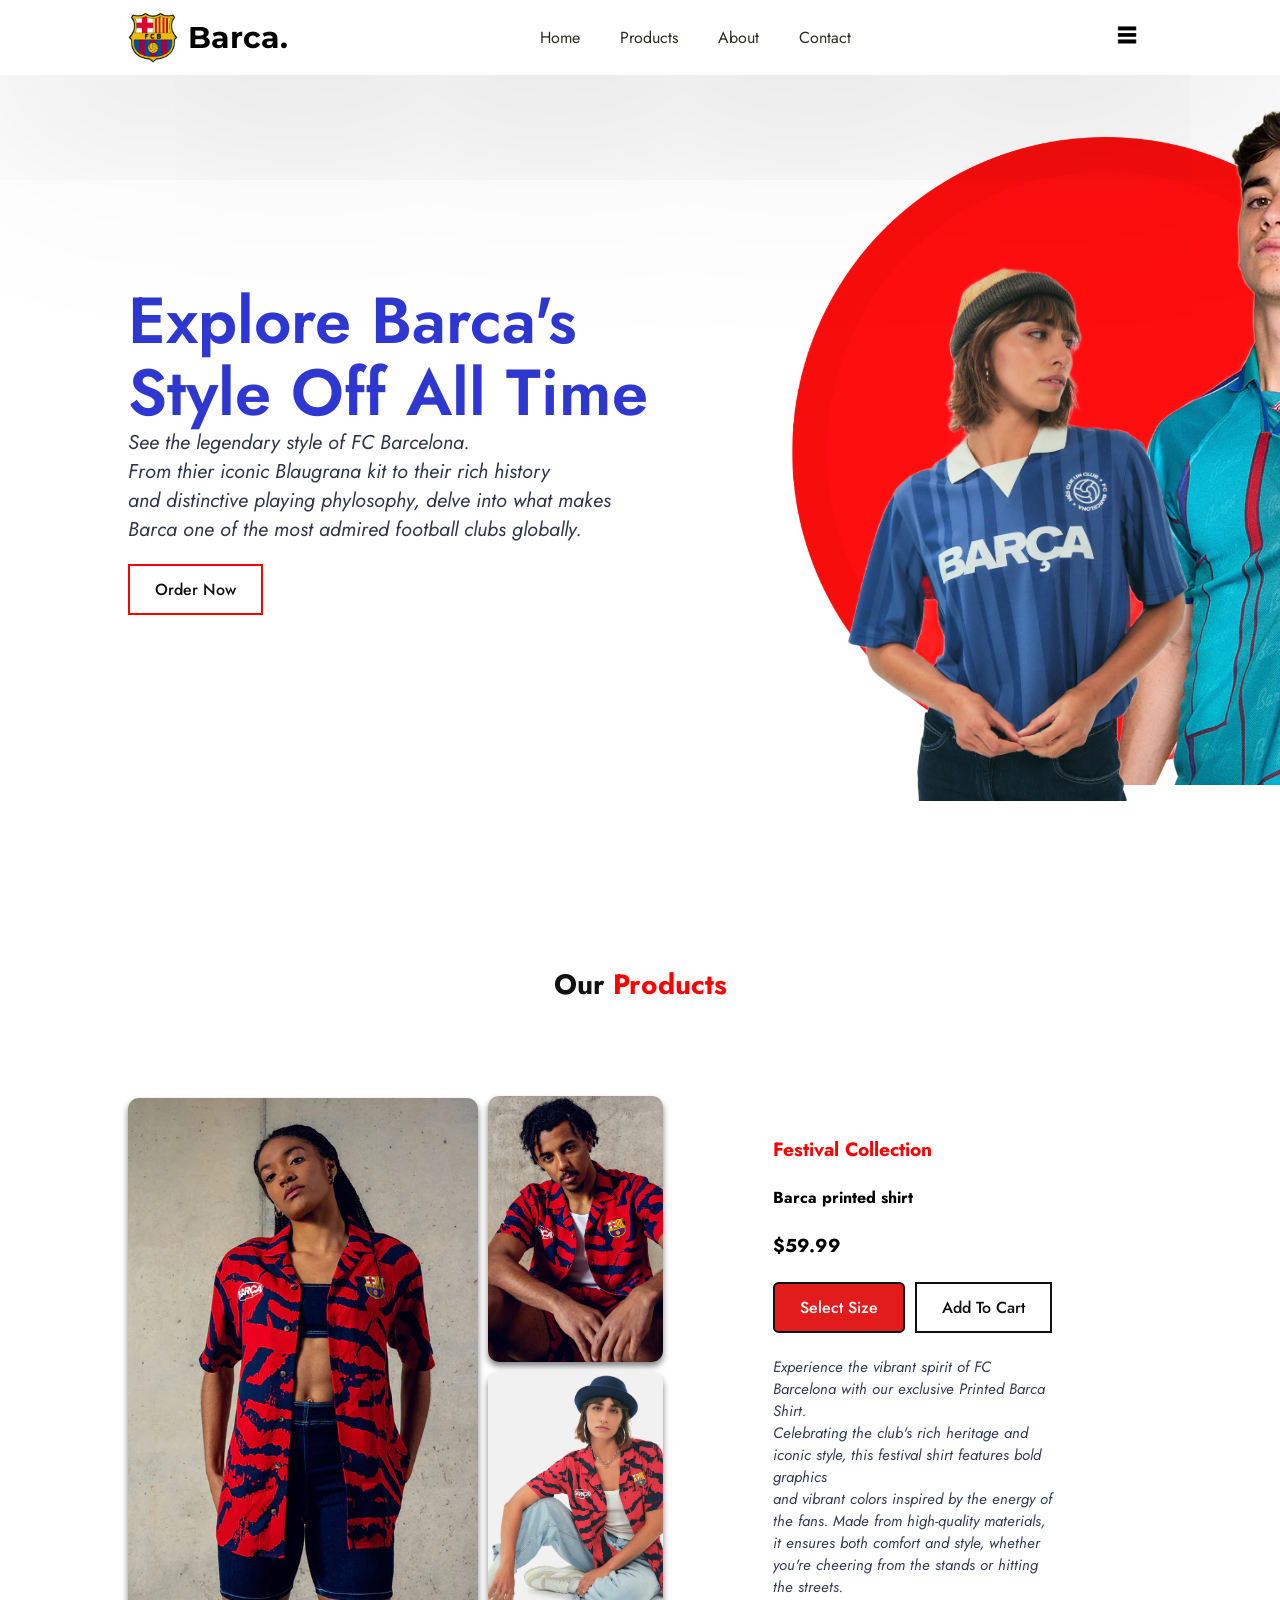
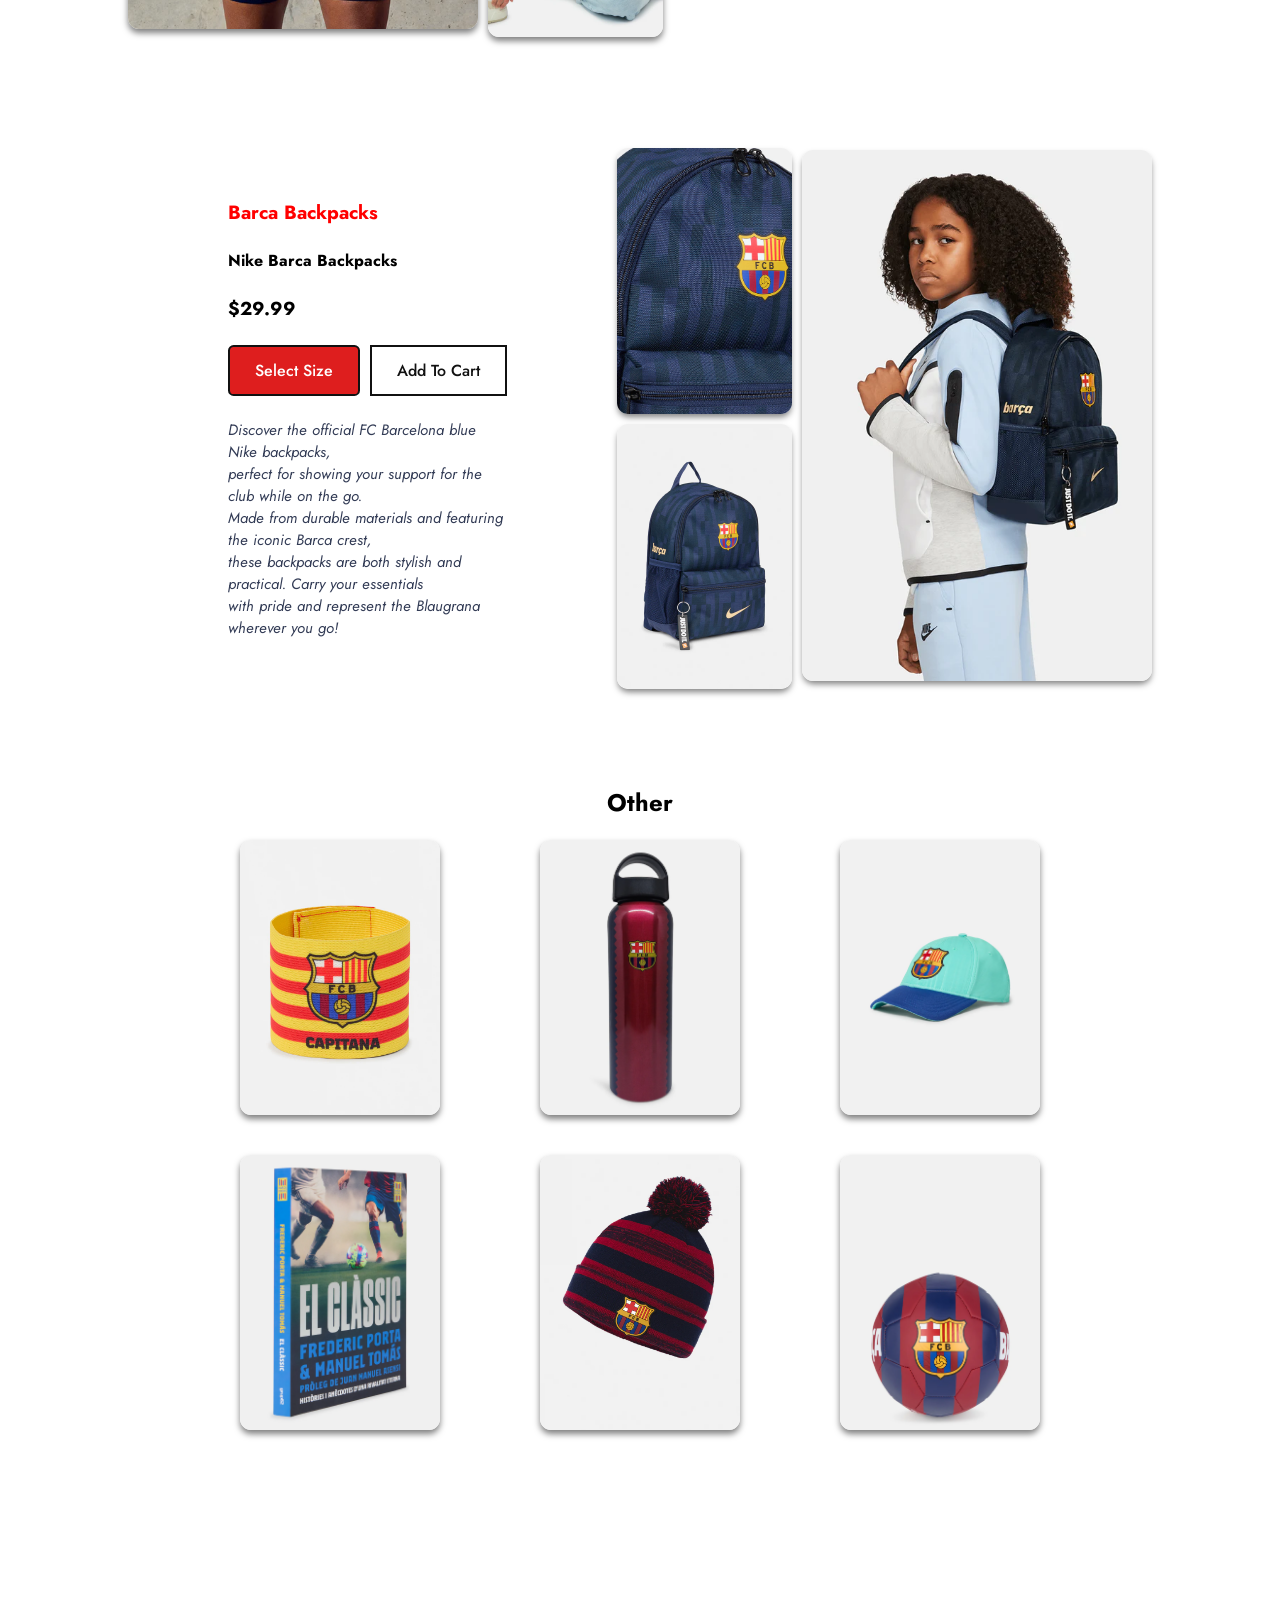
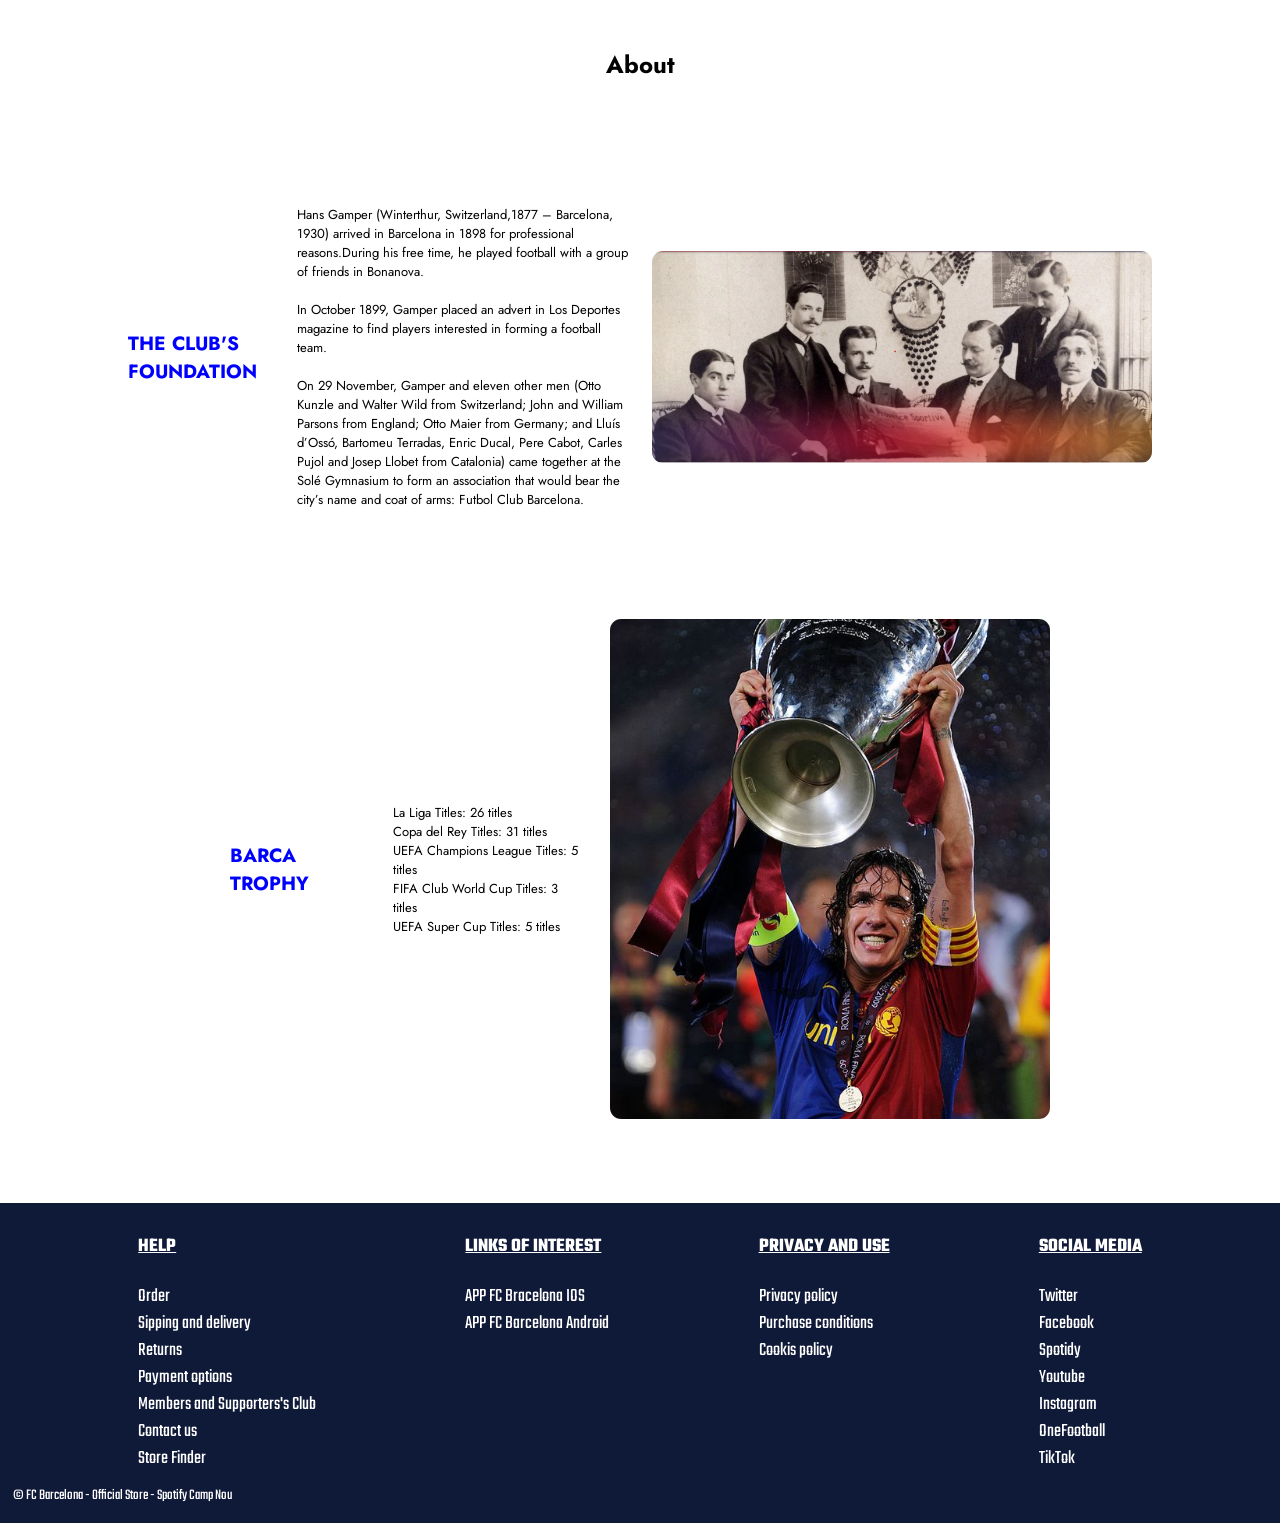
<file: index.html>
<!DOCTYPE html>
<html lang="en">
  <head>
    <meta charset="UTF-8" />
    <meta name="viewport" content="width=device-width, initial-scale=1.0" />
    <title>Barca.com</title>
    <link rel="stylesheet" href="assets/css/styles.css" />
  </head>
  <body>
    <nav>
      <div class="logo">
        <img src="assets/images/logo.jpg" alt="logo" />
        <h1>Barca.</h1>
      </div>
      <ul class="navigation">
        <li><a href="#1">home</a></li>
        <li><a href="#2">products</a></li>
        <li><a href="#3">about</a></li>
        <li><a href="#4">contact</a></li>
      </ul>
      <div class="menu">
        <img src="assets/images/menu.jpg" alt="menu" />
      </div>
    </nav>

    <section class="home_content" id="1">
      <div class="text">
        <h1>Explore Barca's <br />style off All Time</h1>
        <p>
          See the legendary style of FC Barcelona. <br />
          From thier iconic Blaugrana kit to their rich history <br />and
          distinctive playing phylosophy, delve into what makes <br />
          Barca one of the most admired football clubs globally.
        </p>
        <div class="order_button">Order Now</div>
      </div>
    </section>

    <section class="our products" id="2">
      <div class="products_content">
        <h2>Our <span>Products</span></h2>
      </div>
      <div class="first_sale">
        <div class="shirt1">
          <img src="assets/images/shirtred1.webp" alt="shirt1" />
        </div>
        <div class="shirt2">
          <img src="assets/images/shirtred2.webp" alt="shirt2" />
          <img src="assets/images/shirtred3.webp" alt="shirt3" />
        </div>
        <div class="price_shirt">
          <h5>Festival Collection</h5>
          <br />
          <h4>Barca printed shirt</h4>
          <br />
          <h3>$59.99</h3>
          <br />
          <div class="select_size">
            <div class="select_button">Select Size</div>
            <div class="add_button">Add to cart</div>
          </div>
          <br />
          <p>
            Experience the vibrant spirit of FC Barcelona with our exclusive
            Printed Barca Shirt. <br />
            Celebrating the club's rich heritage and iconic style, this festival
            shirt features bold graphics <br />
            and vibrant colors inspired by the energy of the fans. Made from
            high-quality materials,<br />
            it ensures both comfort and style, whether you're cheering from the
            stands or hitting the streets.
          </p>
        </div>
      </div>
      <div class="second_sale">
        <div class="price_backpacks">
          <h5>Barca Backpacks</h5>
          <br />
          <h4>Nike Barca Backpacks</h4>
          <br />
          <h3>$29.99</h3>
          <br />
          <div class="select_size">
            <div class="select_button">Select Size</div>
            <div class="add_button">Add to cart</div>
          </div>
          <br />
          <p>
            Discover the official FC Barcelona blue Nike backpacks,<br />
            perfect for showing your support for the club while on the go.
            <br />
            Made from durable materials and featuring the iconic Barca crest,<br />
            these backpacks are both stylish and practical. Carry your
            essentials <br />
            with pride and represent the Blaugrana wherever you go!
          </p>
        </div>
          <div class="backpacks">
            <img src="assets/images/backpacks3.webp" alt="backpacks3" />
            <img src="assets/images/backpacks2.webp" alt="backpacks2" />
          </div>
          <div class="backpacks0">
            <img src="assets/images/backpacks1.webp" alt="backpacks1" />
          </div>
        </div>
      <br />
      <br />
      <div class="other_sale">
        <h2>Other</h2>
        <div class="sale1">
          <img src="assets/images/pic1.webp" alt="pic1" />
          <img src="assets/images/pic2.webp" alt="pic2" />
          <img src="assets/images/pic3.webp" alt="pic3" />
        </div>
        <div class="sale2">
          <img src="assets/images/pic4.webp" alt="pic4" />
          <img src="assets/images/pic5.webp" alt="pic5" />
          <img src="assets/images/pic6.webp" alt="pic6" />
        </div>
      </div>
    </section>
    <br />
    <br />
    <br />

    <section class="about" id="3">
      <h2>About</h2>
      <div class="about_content">
        <br />
        <div class="barca_fundation">
          <h5>THE CLUB'S FOUNDATION</h5> <br>
          <p>
            Hans Gamper (Winterthur, Switzerland,1877 – Barcelona, 1930) arrived
            in Barcelona in 1898 for professional reasons.During his free time,
            he played football with a group of friends in Bonanova. <br />
            <br />
            In October 1899, Gamper placed an advert in Los Deportes magazine to
            find players interested in forming a football team. <br /><br />
            On 29 November, Gamper and eleven other men (Otto Kunzle and Walter
            Wild from Switzerland; John and William Parsons from England; Otto
            Maier from Germany; and Lluís d’Ossó, Bartomeu Terradas, Enric
            Ducal, Pere Cabot, Carles Pujol and Josep Llobet from Catalonia)
            came together at the Solé Gymnasium to form an association that
            would bear the city’s name and coat of arms: Futbol Club Barcelona.
          </p>
          <img src="assets/images/foundation.jpg" alt="background4" />
        </div>
        <div class="trophy">
          <h5>BARCA TROPHY</h5>
          <p>
            La Liga Titles: 26 titles <br />
            Copa del Rey Titles: 31 titles <br />
            UEFA Champions League Titles: 5 titles <br />
            FIFA Club World Cup Titles: 3 titles <br />
            UEFA Super Cup Titles: 5 titles
          </p>
          <img src="assets/images/trophy.jpg" alt="trophy" />
        </div>
      </div>
    </section>
    <section class="footer" id="4">
      <div class="list">
        <div class="help">
          <h5>HELP</h5>
          <br />
          <ul>
            <li><a href="#">Order</a></li>
            <li><a href="#">Sipping and delivery</a></li>
            <li><a href="#">Returns</a></li>
            <li><a href="#">Payment options</a></li>
            <li><a href="#">Members and Supporters's Club</a></li>
            <li><a href="#">Contact us</a></li>
            <li><a href="#">Store Finder</a></li>
          </ul>
        </div>
        <div class="interest">
          <h5>LINKS OF INTEREST</h5>
          <br />
          <li><a href="#">APP FC Bracelona IOS</a></li>
          <li><a href="#">APP FC Barcelona Android</a></li>
        </div>
        <div class="privacy">
          <h5>PRIVACY AND USE</h5>
          <br />
          <li><a href="#">Privacy policy</a></li>
          <li><a href="#">Purchase conditions</a></li>
          <li><a href="#">Cookis policy</a></li>
        </div>
        <div class="social_media">
          <h5>SOCIAL MEDIA</h5>
          <br />
          <li><a href="#">Twitter</a></li>
          <li><a href="#">Facebook</a></li>
          <li><a href="#">Spotidy</a></li>
          <li><a href="#">Youtube</a></li>
          <li><a href="#">Instagram</a></li>
          <li><a href="#">OneFootball</a></li>
          <li><a href="#">TikTok</a></li>
        </div>
      </div>
      <div class="partner">
        <span>© FC Barcelona - Official Store - Spotify Camp Nou</span>
      </div>
    </section>
  </body>
</html>
</file>
<file: assets/css/styles.css>
@import url("https://fonts.googleapis.com/css2?family=Jost:ital,wght@0,100..900;1,100..900&display=swap");
@import url("https://fonts.googleapis.com/css2?family=Jost:ital,wght@0,100..900;1,100..900&family=Montserrat:ital,wght@0,100..900;1,100..900&display=swap");
@import url("https://fonts.googleapis.com/css2?family=Teko:wght@300..700&display=swap");

* {
  margin: 0;
  padding: 0;
  box-sizing: border-box;
  font-family: "Jost", sans-serif;
  scroll-behavior: smooth;
  transition: all 0.42s ease;
}

nav {
  display: flex;
  flex-direction: row;
  align-items: center;
  justify-content: space-between;
  width: 100%;
  height: 75px;
  position: fixed;
  padding: 20px 10%;
  background-color: white;
  box-shadow: 0 5px 100vh rgba(0, 0, 0, 0.335);
  z-index: 10000;
  position: fixed;
}

.logo {
  display: flex;
  flex-direction: row;
  align-items: center;
  gap: 10px;
}

.logo h1 {
  font-size: 30px;
  font-family: "montserrat", sans-serif;
}
.logo img {
  width: 50px;
}

.navigation {
  display: flex;
  flex-direction: row;
  justify-content: space-between;
  align-items: center;
  list-style-type: none;
}

.navigation a {
  color: #2c2c22;
  font-size: 16px;
  text-transform: capitalize;
  padding: 10px 20px;
  font-weight: 400;
  transition: all 0.42s ease;
  text-decoration: none;
}

.navigation a:hover {
  color: red;
}

.menu img {
  width: 50px;
  cursor: pointer;
  align-items: baseline;
}

section {
  padding: 5% 10%;
}

.home_content {
  width: 100%;
  height: 100vh;
  background-image: url(../images/back1.jpg);
  display: grid;
  align-items: center;
  object-fit: cover;
}

.text h1 {
  color: rgb(47, 55, 209);
  font-size: 65px;
  text-transform: capitalize;
  line-height: 1.1;
  font-weight: 600;
  margin: 6px 0 10 px;
}

.text p {
  color: #2f364b;
  font-size: 20px;
  font-style: italic;
  margin-bottom: 20px;
}

.text .order_button {
  display: inline-block;
  color: #111;
  font-size: 16px;
  font-weight: 500;
  text-transform: capitalize;
  border: 2px solid #ff0000;
  padding: 12px 25px;
  transition: all 0.42s ease;
  cursor: pointer;
}

.text .order_button:hover {
  background-color: rgb(0, 0, 0);
  color: white;
}

.our_products {
  display: flex;
  flex-direction: column;
}

.products_content h2 {
  color: #111;
  font-size: 28px;
  text-transform: capitalize;
  text-align: center;
  margin-bottom: 30px;
}

.products_content h2 span {
  color: red;
}

.first_sale {
  display: flex;
  flex-direction: row;
  gap: 10px;
  justify-self: space-between;
  align-items: center;
}

.first_sale .shirt2 {
  display: flex;
  flex-direction: column;
  justify-content: space-between;
  align-items: center;
  gap: 10px;
}

.first_sale:hover .shirt2 {
  transition: transform 0.42s ease;
}

.first_sale .shirt2 img {
  width: 175px;
  border-radius: 1cap;
  box-shadow: 0 4px 6px rgba(0, 0, 0, 0.5);
  cursor: pointer;
}

.shirt2 img:hover {
  transform: scale(1.1);
  box-shadow: 0 4px 6px rgba(0, 0, 0, 0.5);
  cursor: pointer;
  transition: transform 0.42s ease;
}

.first_sale .shirt1 img {
  width: 350px;
  border-radius: 1cap;
  box-shadow: 0 4px 6px rgba(0, 0, 0, 0.5);
  cursor: pointer;
}
.shirt1 img:hover {
  transform: scale(1.1);
  transition: transform 0.42s ease;
  box-shadow: 0 4px 70px -1px rgba(0, 0, 0, 0.5);
}

.price_shirt {
  padding: 100px;
}

.price_shirt h5 {
  color: red;
  font-size: larger;
}

.price_shirt .select_size {
  display: flex;
  flex-direction: row;
  gap: 10px;
  align-items: center;
}

.price_shirt .select_size .select_button {
  display: inline-block;
  color: #ffffff;
  font-size: 16px;
  font-weight: 500;
  text-transform: capitalize;
  border: 2px solid #111;
  border-radius: 0.5cap;
  background-color: rgb(226, 28, 28);
  padding: 12px 25px;
  transition: all 0.42s ease;
  cursor: pointer;
}

.price_shirt .select_size .add_button {
  display: inline-block;
  color: #111;
  font-size: 16px;
  font-weight: 500;
  text-transform: capitalize;
  border: 2px solid #111;
  padding: 12px 25px;
  transition: all 0.42s ease;
  cursor: pointer;
}

.price_shirt .select_size .select_button:hover {
  background-color: black;
  color: white;
}

.price_shirt .select_size .add_button:hover {
  background-color: black;
  color: white;
}

.price_shirt p {
  color: #333c56;
  font-size: 15px;
  font-style: italic;
}

.second_sale {
  display: flex;
  flex-direction: row;
  gap: 10px;
  justify-self: space-between;
  align-items: center;
}

.backpacks {
  display: flex;
  flex-direction: column;
  justify-content: space-between;
  align-items: center;
  gap: 10px;
}

.backpacks img {
  width: 175px;
  border-radius: 1cap;
  box-shadow: 0 4px 6px rgba(0, 0, 0, 0.5);
  cursor: pointer;
  box-shadow: 0 4px 6px -1px rgba(0, 0, 0, 0.5);
}
.backpacks img:hover {
  transform: scale(1.1);
  transition: transform 0.42s ease;
  box-shadow: 0 4px 70px -1px rgba(0, 0, 0, 0.5);
}

.backpacks0 img {
  width: 350px;
  border-radius: 1cap;
  box-shadow: 0 4px 6px rgba(0, 0, 0, 0.5);
  cursor: pointer;
  box-shadow: 0 4px 6px -1px rgba(0, 0, 0, 0.5);
}
.backpacks0 img:hover {
  transform: scale(1.1);
  transition: transform 0.42s ease;
  box-shadow: 0 4px 70px -1px rgba(0, 0, 0, 0.5);
}

.price_backpacks {
  padding: 100px;
}

.price_backpacks h5 {
  color: red;
  font-size: larger;
}

.price_backpacks .select_size {
  display: flex;
  flex-direction: row;
  gap: 10px;
  align-items: center;
}

.price_backpacks .select_size .select_button {
  display: inline-block;
  color: #ffffff;
  font-size: 16px;
  font-weight: 500;
  text-transform: capitalize;
  border: 2px solid #111;
  border-radius: 0.5cap;
  background-color: rgb(222, 30, 30);
  padding: 12px 25px;
  transition: all 0.42s ease;
  cursor: pointer;
}

.price_backpacks .select_size .add_button {
  display: inline-block;
  color: #111;
  font-size: 16px;
  font-weight: 500;
  text-transform: capitalize;
  border: 2px solid #111;
  padding: 12px 25px;
  transition: all 0.42s ease;
  cursor: pointer;
}

.price_backpacks .select_size .select_button:hover {
  background-color: black;
  color: white;
}

.price_backpacks .select_size .add_button:hover {
  background-color: black;
  color: white;
}

.price_backpacks p {
  color: #333c56;
  font-size: 15px;
  font-style: italic;
}

.other_sale {
  display: flex;
  flex-direction: column;
  justify-content: space-between;
  align-items: center;
}

.other_sale .sale1 {
  display: flex;
  flex: wrap;
  flex-direction: row;
  gap: 100px;
  padding: 20px 10%;
  justify-self: space-between;
  align-items: center;
}

.other_sale .sale1 img {
  width: 200px;
  height: 275px;
  object-fit: cover;
  border-radius: 1cap;
  cursor: pointer;
  box-shadow: 0 4px 6px rgba(0, 0, 0, 0.5);
}

.other_sale .sale1 img:hover {
  transform: scale(1.1);
  box-shadow: 0 4px 6px rgba;
  transition: all 0.42s;
}

.other_sale .sale2 {
  display: flex;
  flex-direction: row;
  gap: 100px;
  padding: 20px 10%;
  justify-self: space-between;
  align-items: center;
}

.other_sale .sale2 img {
  width: 200px;
  height: 275px;
  object-fit: cover;
  border-radius: 1cap;
  box-shadow: 0 4px 6px rgba(0, 0, 0, 0.5);
  cursor: pointer;
}

.other_sale .sale2 img:hover {
  transform: scale(1.1) rotateY(10deg);

  transition: all 0.42s;
}

.about {
  display: flex;
  flex-direction: column;
  justify-content: space-between;
  align-items: center;
  gap: 10px;
}
.about_content {
  display: flex;
  flex-direction: column;
  justify-content: space-evenly;
  align-items: center;
  gap: 90px;
}

.barca_fundation {
  display: flex;
  flex-direction: row;
  justify-content: space-between;
  align-items: center;
  gap: 20px;
}

.barca_fundation h5 {
  color: blue;
  font-size: larger;
}

.barca_fundation p {
  font-size: 800px;
}

.barca_fundation img {
  border-radius: 1cap;
}

.barca_fundation img:hover {
  transition: all 0.42s ease;
  transform: scale(1.05);
  box-shadow: 0 0 20px rgba(0, 0, 0, 0.2);
}

.trophy {
  display: flex;
  flex-direction: row;
  justify-content: space-between;
  align-items: center;
  gap: 30px;
  padding: 20px 10%;
}

.trophy h5 {
  color: blue;
  font-size: larger;
}

.trophy p {
  font-size: larger;
}

.trophy img {
  border-radius: 1cap;
  width: 250px;
  height: 500px;
  object-fit: cover;
}

.trophy img:hover {
  transition: all 0.42s ease;
  transform: scale(1.05);
  box-shadow: 0 0 20px rgba(0, 0, 0, 0.2);
}
.about p {
  font-size: small;
}
.about img {
  width: 500px;
}

.footer {
  display: flex;
  flex-direction: column;
  justify-content: space-evenly;
  align-items: safe;
  padding: 20px 1%;
  background-color: #0f1938;
  width: 100%;
  height: 320px;
  font-family: "Teko", sans-serif;
}

.list {
  display: flex;
  flex-direction: row;
  justify-content: space-between;
  align-items: safe;
  padding: 10px 10%;
}

.help h5 {
  color: #ffffff;
  font-family: "Teko", sans-serif;
  font-size: larger;
  text-decoration: underline;
}
.help ul {
  list-style: none;
  padding: 0;
}

.help ul li {
  text-decoration: none;
}

.help ul li a {
  color: white;
  text-decoration: none;
  font-family: "Teko", sans-serif;
  font-size: larger;
}

.help ul li a:hover {
  color: black;

}

.interest h5 {
  color: #ffffff;
  font-family: "Teko", sans-serif;
  font-size: larger;
  text-decoration: underline;
}

.interest {
  list-style: none;
  padding: 0;
}

.interest li {
  text-decoration: none;
}

.interest li a {
  color: white;
  text-decoration: none;
  font-family: "Teko", sans-serif;
  font-size: larger;
}

.interest li a:hover {
  color: black;

}

.privacy h5 {
  color: #ffffff;
  font-family: "Teko", sans-serif;
  font-size: larger;
  text-decoration: underline;
}
.privacy {
  list-style: none;
  padding: 0;
}

.privacy li {
  text-decoration: none;
}

.privacy li a {
  color: white;
  text-decoration: none;
  font-family: "Teko", sans-serif;
  font-size: larger;
}

.privacy li a:hover {
  color: black;
 
}

.social_media li a {
  color: white;
  text-decoration: none;
  font-family: "Teko", sans-serif;
  font-size: larger;
}

.social_media li a:hover {
  color: black;

}

.social_media h5 {
  color: #ffffff;
  font-family: "Teko", sans-serif;
  font-size: larger;
  text-decoration: underline;
}

.social_media {
  list-style: none;
  padding: 0;
}

.social_media li {
  text-decoration: none;
}

.partner span {
  font-size: 15px;
  font-family: "Teko";
  cursor: pointer;
  color: #ffffff;
}

@media (max-width: 890px) {
  nav {
    padding: 15px 3%;
    transition: 0.4s;
    z-index: 1000;
  }
}
@media (max-width: 630px) {
  nav {
    padding: 15px 3%;
    transition: 0.4s;
    z-index: 1000;
  }
  .text h1 {
    font-size: 40px;
    transition: 0.4s;
  }
  .text p {
    font-size: small;
    transition: 0.4s;
  }
  .order_button {
    padding: 10px 20px;
    transition: 0.4s;
  }
  .first_sale {
    display: flex;
    flex-direction: row;
    align-items: center;
    justify-content: space-between;
  }
  .first_sale .shirt1 {
    display: none;
  }
  .first_sale .shirt2 img {
    width: 700px;
    height: 250px;
    border-radius: 1cap;
    cursor: pointer;
    box-shadow: 0 4px 6px rgba(0, 0, 0, 0.5);
    transform: all 0.4s ease;
    object-fit: cover;
  }
  .first_sale .shirt2 {
    width: 200px;
  }

  .price_shirt h5 {
    display: none;
    transition: 0.4s;
  }
  .price_shirt h4 {
    font-size: smaller;
    transition: all 0.4s;
  }
  .price_shirt h3 {
    font-size: smaller;
  }
  .price_shirt p {
    display: none;
  }
  .price_shirt .select_size {
    display: flex;
    flex-direction: column;
    width: 120px;
    align-items: first baseline;
  }
  .price_shirt .select_size .select_button {
    font-size: 10px;
    transition: 0.4s;
    padding: 6px 12px;
  }
  .price_shirt .select_size .add_button {
    font-size: 10px;
    transition: 0.4s;
  }
  .second_sale {
    display: flex;
    flex-direction: row;
    align-items: center;
    justify-content: space-between;
   
  }
  .second_sale .price_backpacks {
    display: flex;
    flex-direction: column;
    align-items: center;
    padding: 0;
  }


  .second_sale .backpacks0 {
    display: none;
  }

  .second_sale .backpacks img {
    width: 150px;
    height: 250px;
    border-radius: 1cap;
    cursor: pointer;
    box-shadow: 0 4px 6px rgba(0, 0, 0, 0.5);
    transform: all 0.4s ease;
    object-fit: cover;
  }

  .price_backpacks h5 {
    display: none;
    transition: 0.4s;
  }

  .price_backpacks h4 {
    font-size: smaller;
    transition: all 0.4s;
  }

  .second_sale.price_backpacks h3 {
    font-size: smaller;
    text-align: left;
  }

  .price_backpacks p {
    display: none;
  }

  .price_backpacks .select_size {
    display: flex;
    flex-direction: column;
    width: 120px;
    align-items: first baseline;
  }

  .price_backpacks .select_size .select_button {
    font-size: 10px;
    transition: 0.4s;
    padding: 6px 12px;
  }

  .price_backpacks .select_size .add_button {
    font-size: 10px;
    transition: 0.4s;
  }
  .other_sale {
    display: flex;
    flex-direction: column;
    align-items: center;
    justify-content: space-between;
  }
  .other_sale h2 {
    font-size: smaller;
  }

  .other_sale .sale1 img {
    width: 200px;
    height: auto;
  }
  .other_sale .sale1 {
    display: flex;
    flex-direction: column;
    align-items: center;
    justify-content: none;
    padding: 10px 10%;
    gap: 10px;
  }
  .other_sale .sale2 {
    display: none;
  }
  .about .about_content .barca_fundation {
    display: flex;
    flex-direction: column;
    align-items: center;
    justify-content: space-between;
    gap: 10px;
  }
  .about_conten {
    background-color: aqua;
  }
  .about_content .barca_fundation img {
    display: none;
  }
  .about h2 {
    font-size: smaller;
  }
  .about {
    display: flex;
    flex-direction: column;
  }
  .about_content .barca_fundation h5 {
    font-size: smaller;
  }
  .about_content .barca_fundation p {
    font-size: smaller;
    font-style: italic;
  }

  .about_content .trophy img {
    display: none;
  }
  .about_content .trophy h5 {
    font-size: smaller;
  }
  .about_content .trophy p {
    font-size: smaller;
    font-style: italic;
  }
  .footer {
    align-items: flex-start;
    height: auto;
  }
  .footer .list {
    display: flex;
    flex-direction: column;
    align-items: flex-start;
    justify-content: space-between;
    gap: 20px;
  }
  .footer .list .help h5 {
    font-size: smaller;
  }
  .footer .list .help ul li a {
    font-size: smaller;
  }
  .footer .list .interest h5 {
    font-size: smaller;
  }
  .footer .list .interest li a {
    font-size: smaller;
  }
  .footer .list .privacy h5 {
    font-size: smaller;
  }
  .footer .list .privacy li a {
    font-size: smaller;
  }
  .footer .list .social_media h5 {
    font-size: smaller;
  }
  .footer .list .social_media li a {
    font-size: smaller;
  }
  .footer .list .partner{
    padding: 50px;
  }
}


@media (max-width: 750px) {
  .navigation {
    display: none;
    transition: all 0.42s;
  }

  .products_content h2 {
    font-size: 20px;
  }
  .first_sale .shirt2 img {
    width: 100px;
  }
  .first_sale .shirt1 img {
    width: 200px;
  }
  .second_sale .backpacks img {
    width: 200px;
  }
  .price_shirt h5,
  .price_shirt h4,
  .price_shirt  h3,
  .price_shirt .select_size,
  .price_shirt p {
    font-size: smaller;
  }
  
}
</file>
